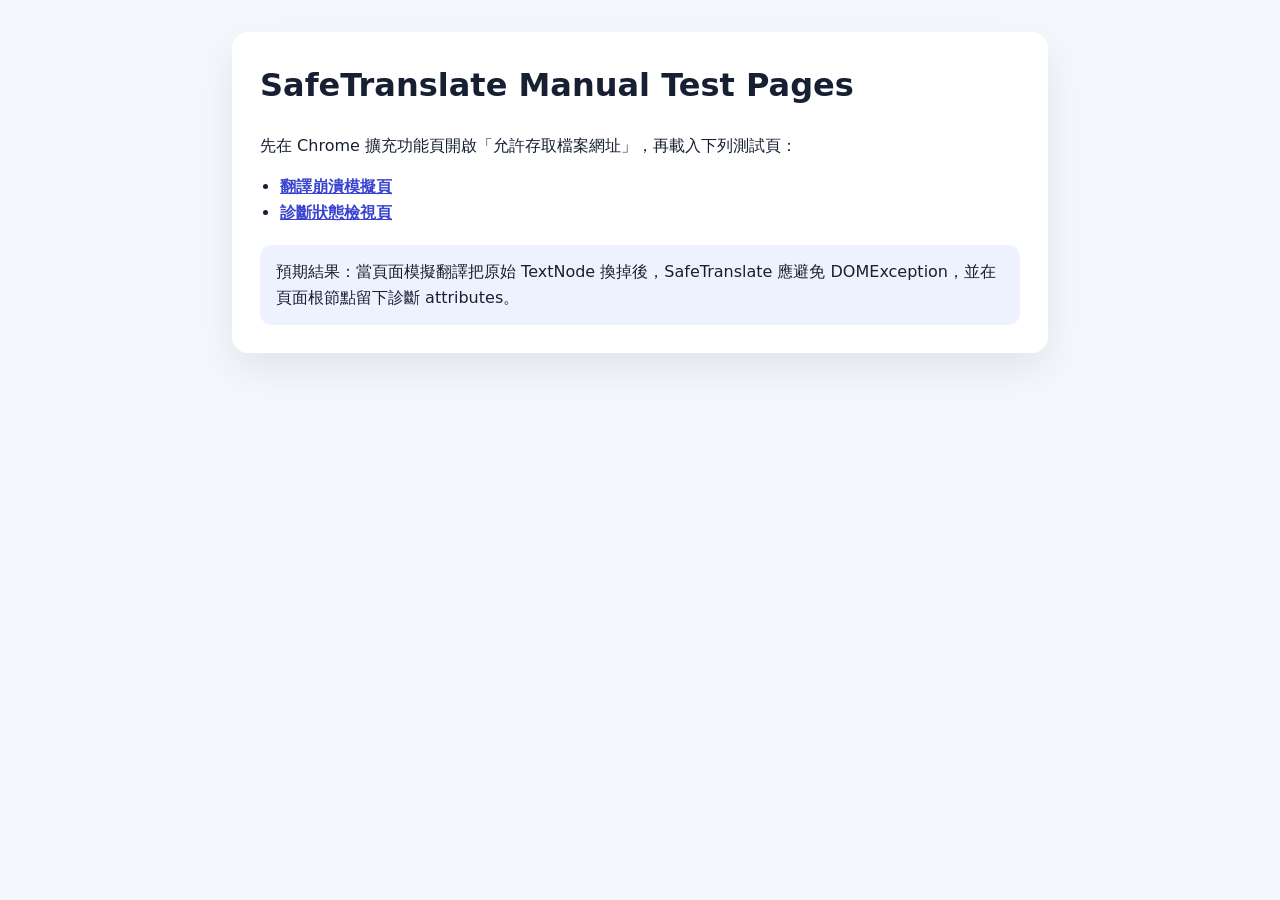
<file: test/index.html>
<!DOCTYPE html>
<html lang="zh-TW">
<head>
  <meta charset="UTF-8">
  <meta name="viewport" content="width=device-width, initial-scale=1.0">
  <title>SafeTranslate Test Pages</title>
  <style>
    body {
      margin: 0;
      padding: 32px;
      font: 16px/1.6 "Segoe UI", system-ui, sans-serif;
      background: #f4f7fb;
      color: #172033;
    }

    main {
      max-width: 760px;
      margin: 0 auto;
      background: #ffffff;
      border-radius: 16px;
      padding: 28px;
      box-shadow: 0 16px 40px rgba(17, 24, 39, 0.08);
    }

    h1 { margin-top: 0; }

    ul {
      padding-left: 20px;
    }

    a {
      color: #3b44d1;
      font-weight: 600;
    }

    .note {
      margin-top: 20px;
      padding: 14px 16px;
      border-radius: 12px;
      background: #eef2ff;
    }
  </style>
</head>
<body>
  <main>
    <h1>SafeTranslate Manual Test Pages</h1>
    <p>先在 Chrome 擴充功能頁開啟「允許存取檔案網址」，再載入下列測試頁：</p>
    <ul>
      <li><a href="./translate-crash-simulator.html">翻譯崩潰模擬頁</a></li>
      <li><a href="./diagnostics-inspector.html">診斷狀態檢視頁</a></li>
    </ul>
    <div class="note">
      預期結果：當頁面模擬翻譯把原始 TextNode 換掉後，SafeTranslate 應避免 DOMException，並在頁面根節點留下診斷 attributes。
    </div>
  </main>
</body>
</html>
</file>
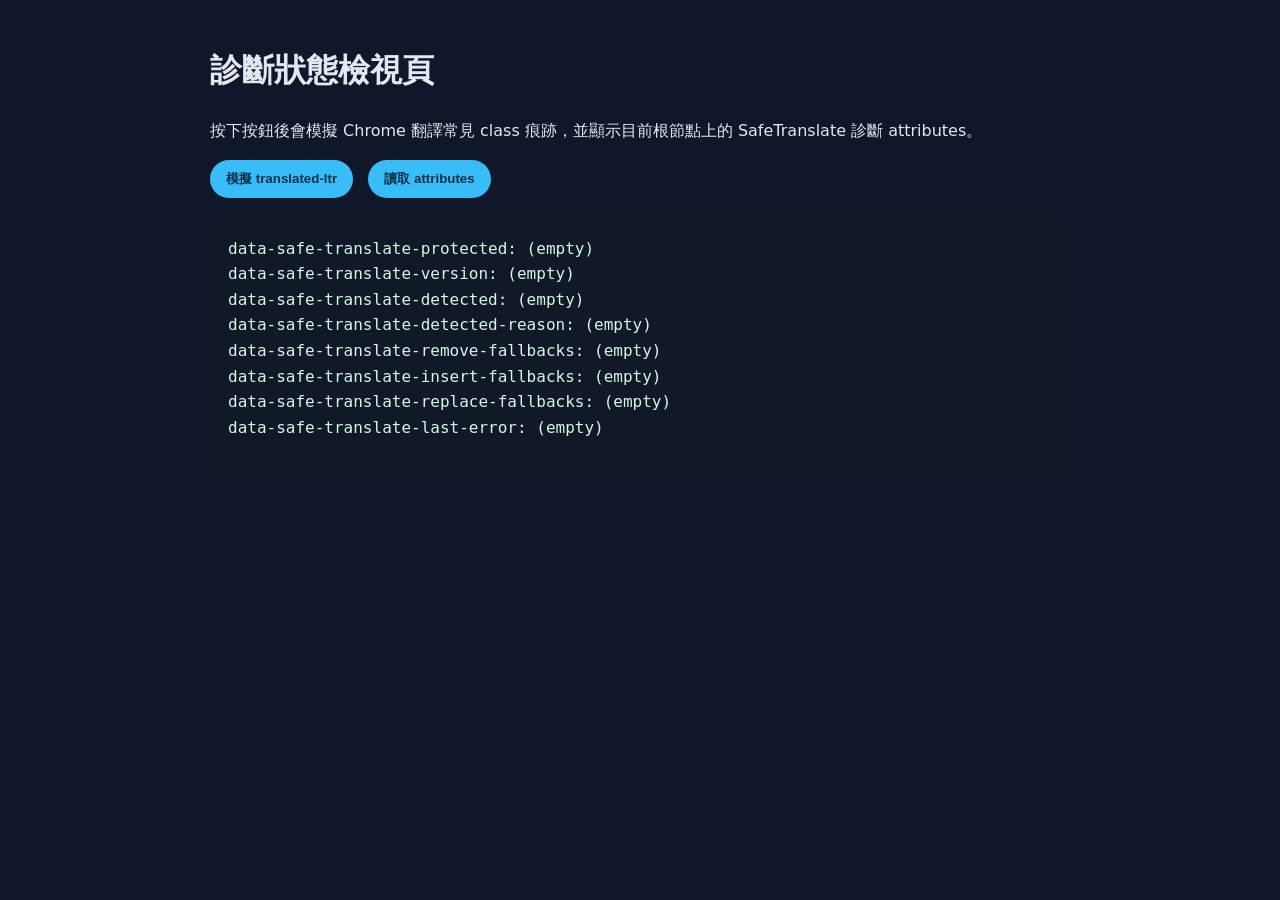
<file: test/diagnostics-inspector.html>
<!DOCTYPE html>
<html lang="zh-TW">
<head>
  <meta charset="UTF-8">
  <meta name="viewport" content="width=device-width, initial-scale=1.0">
  <title>SafeTranslate Diagnostics Inspector</title>
  <style>
    body {
      margin: 0;
      padding: 24px;
      font: 16px/1.6 "Segoe UI", system-ui, sans-serif;
      background: #0f172a;
      color: #e2e8f0;
    }

    main {
      max-width: 860px;
      margin: 0 auto;
    }

    button {
      border: 0;
      border-radius: 999px;
      padding: 10px 16px;
      margin-right: 10px;
      background: #38bdf8;
      color: #082f49;
      font-weight: 700;
      cursor: pointer;
    }

    pre {
      margin-top: 20px;
      padding: 18px;
      border-radius: 14px;
      background: #111827;
      color: #d1fae5;
      min-height: 220px;
      white-space: pre-wrap;
      word-break: break-word;
    }
  </style>
</head>
<body>
  <main>
    <h1>診斷狀態檢視頁</h1>
    <p>按下按鈕後會模擬 Chrome 翻譯常見 class 痕跡，並顯示目前根節點上的 SafeTranslate 診斷 attributes。</p>
    <button id="simulate">模擬 translated-ltr</button>
    <button id="readState">讀取 attributes</button>
    <pre id="output"></pre>
  </main>

  <script>
    (function () {
      var output = document.getElementById('output');
      var attrs = [
        'data-safe-translate-protected',
        'data-safe-translate-version',
        'data-safe-translate-detected',
        'data-safe-translate-detected-reason',
        'data-safe-translate-remove-fallbacks',
        'data-safe-translate-insert-fallbacks',
        'data-safe-translate-replace-fallbacks',
        'data-safe-translate-last-error'
      ];

      function render() {
        var root = document.documentElement;
        output.textContent = attrs.map(function (name) {
          return name + ': ' + (root.getAttribute(name) || '(empty)');
        }).join('\n');
      }

      document.getElementById('simulate').addEventListener('click', function () {
        document.documentElement.classList.add('translated-ltr');
        render();
      });

      document.getElementById('readState').addEventListener('click', render);
      render();
    })();
  </script>
</body>
</html>
</file>
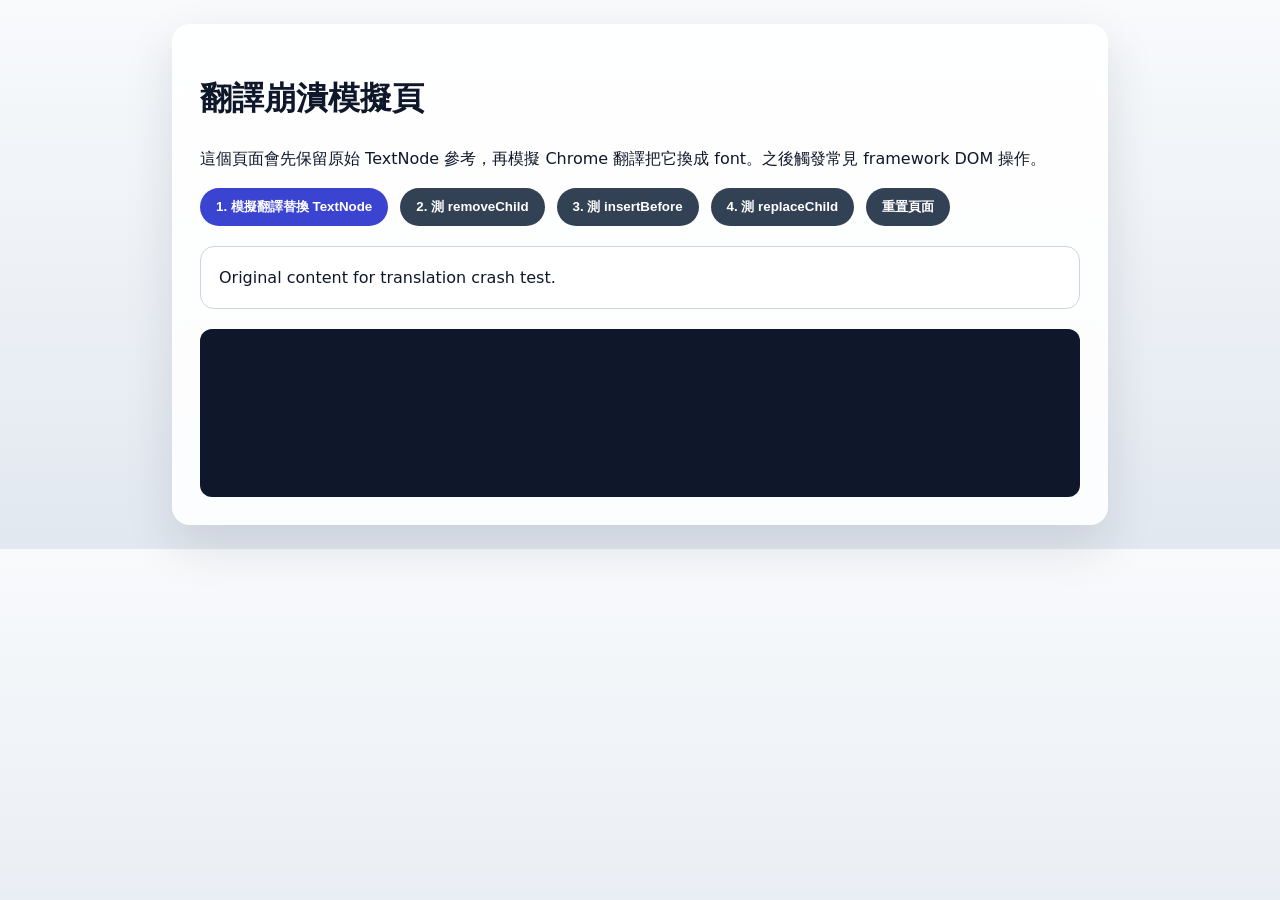
<file: test/translate-crash-simulator.html>
<!DOCTYPE html>
<html lang="zh-TW">
<head>
  <meta charset="UTF-8">
  <meta name="viewport" content="width=device-width, initial-scale=1.0">
  <title>SafeTranslate Crash Simulator</title>
  <style>
    :root {
      color-scheme: light dark;
    }

    body {
      margin: 0;
      padding: 24px;
      font: 16px/1.6 "Segoe UI", system-ui, sans-serif;
      background: linear-gradient(180deg, #f8fafc, #e2e8f0);
      color: #0f172a;
    }

    main {
      max-width: 880px;
      margin: 0 auto;
      background: rgba(255, 255, 255, 0.88);
      backdrop-filter: blur(6px);
      border-radius: 18px;
      padding: 28px;
      box-shadow: 0 20px 50px rgba(15, 23, 42, 0.12);
    }

    .sandbox {
      padding: 18px;
      margin: 20px 0;
      border-radius: 14px;
      background: #ffffff;
      border: 1px solid #cbd5e1;
    }

    .toolbar {
      display: flex;
      flex-wrap: wrap;
      gap: 12px;
      margin: 16px 0 20px;
    }

    button {
      border: 0;
      border-radius: 999px;
      padding: 10px 16px;
      background: #334155;
      color: #fff;
      cursor: pointer;
      font-weight: 600;
    }

    button.primary {
      background: #3b44d1;
    }

    pre {
      margin: 0;
      white-space: pre-wrap;
      word-break: break-word;
      padding: 14px;
      border-radius: 12px;
      background: #0f172a;
      color: #dbeafe;
      min-height: 140px;
    }
  </style>
</head>
<body>
  <main>
    <h1>翻譯崩潰模擬頁</h1>
    <p>這個頁面會先保留原始 TextNode 參考，再模擬 Chrome 翻譯把它換成 font。之後觸發常見 framework DOM 操作。</p>

    <div class="toolbar">
      <button class="primary" id="simulateTranslation">1. 模擬翻譯替換 TextNode</button>
      <button id="runRemove">2. 測 removeChild</button>
      <button id="runInsert">3. 測 insertBefore</button>
      <button id="runReplace">4. 測 replaceChild</button>
      <button id="reset">重置頁面</button>
    </div>

    <div class="sandbox">
      <div id="target">Original content for translation crash test.</div>
    </div>

    <pre id="log"></pre>
  </main>

  <script>
    (function () {
      var target = document.getElementById('target');
      var log = document.getElementById('log');
      var originalText = target.firstChild;

      function write(message) {
        log.textContent += message + '\n';
      }

      function resetLog() {
        log.textContent = '';
      }

      function simulateTranslation() {
        if (target.querySelector('font')) {
          write('已經模擬過翻譯。');
          return;
        }

        var font = document.createElement('font');
        font.textContent = '翻譯後內容';
        target.replaceChild(font, originalText);
        write('已將原始 TextNode 替換成 <font>。');
      }

      function runCase(name, callback) {
        try {
          callback();
          write(name + '：成功，未拋出例外。');
        } catch (error) {
          write(name + '：失敗 -> ' + error.name + ': ' + error.message);
        }
      }

      document.getElementById('simulateTranslation').addEventListener('click', function () {
        resetLog();
        simulateTranslation();
      });

      document.getElementById('runRemove').addEventListener('click', function () {
        runCase('removeChild', function () {
          target.removeChild(originalText);
        });
      });

      document.getElementById('runInsert').addEventListener('click', function () {
        runCase('insertBefore', function () {
          target.insertBefore(document.createTextNode('prefix '), originalText);
        });
      });

      document.getElementById('runReplace').addEventListener('click', function () {
        runCase('replaceChild', function () {
          var replacement = document.createElement('em');
          replacement.textContent = 'replacement';
          target.replaceChild(replacement, originalText);
        });
      });

      document.getElementById('reset').addEventListener('click', function () {
        location.reload();
      });
    })();
  </script>
</body>
</html>
</file>
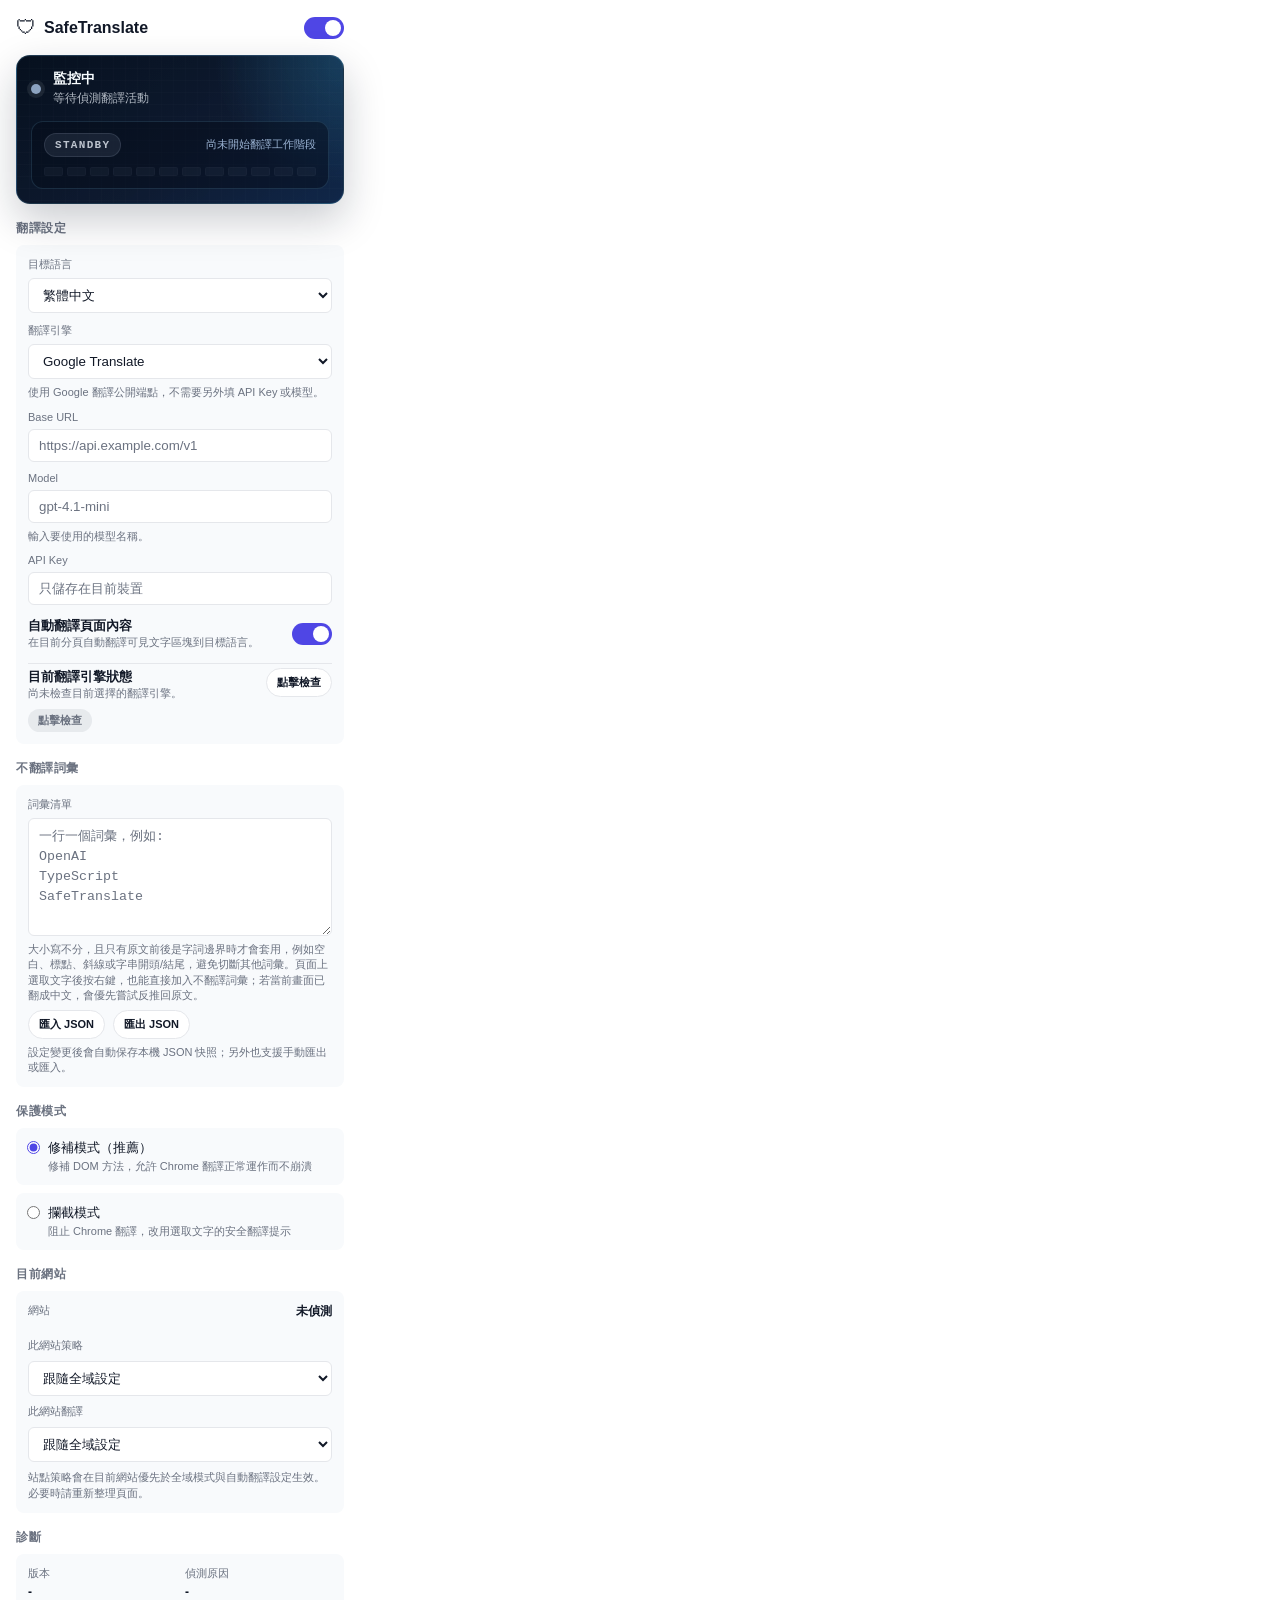
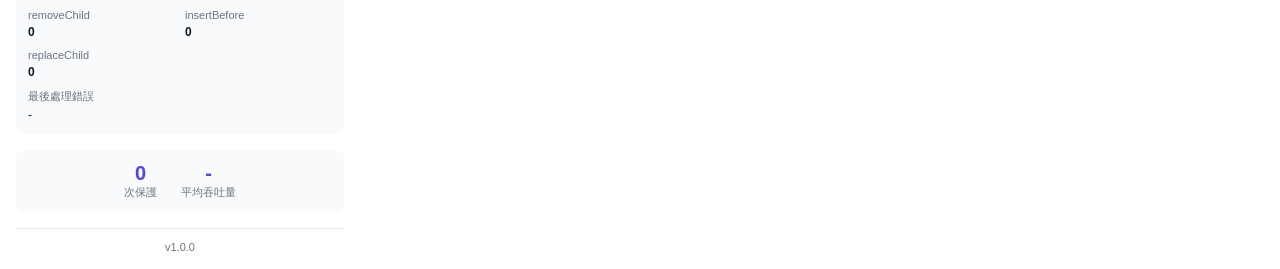
<file: src/popup/popup.html>
<!DOCTYPE html>
<html lang="zh-TW">
<head>
  <meta charset="UTF-8">
  <meta name="viewport" content="width=360, initial-scale=1">
  <link rel="stylesheet" href="popup.css">
</head>
<body>
  <div class="container">
    <!-- Header -->
    <header class="header">
      <div class="logo">
        <span class="logo-icon">🛡</span>
        <h1>SafeTranslate</h1>
      </div>
      <label class="toggle" aria-label="啟用/停用">
        <input type="checkbox" id="globalToggle" checked>
        <span class="toggle-slider"></span>
      </label>
    </header>

    <!-- Status -->
    <div class="status-card" id="statusCard">
      <div class="status-overview">
        <div class="status-indicator idle" id="statusIndicator"></div>
        <div class="status-text">
          <span id="statusLabel">監控中</span>
          <span class="status-detail" id="statusDetail">等待偵測翻譯活動</span>
        </div>
      </div>
      <div class="status-live-panel">
        <div class="activity-head">
          <span class="activity-chip idle" id="activityChip">STANDBY</span>
          <span class="activity-meta" id="activityMeta">尚未開始翻譯工作階段</span>
        </div>
        <div class="activity-grid" aria-hidden="true">
          <span style="--cell-index:0"></span>
          <span style="--cell-index:1"></span>
          <span style="--cell-index:2"></span>
          <span style="--cell-index:3"></span>
          <span style="--cell-index:4"></span>
          <span style="--cell-index:5"></span>
          <span style="--cell-index:6"></span>
          <span style="--cell-index:7"></span>
          <span style="--cell-index:8"></span>
          <span style="--cell-index:9"></span>
          <span style="--cell-index:10"></span>
          <span style="--cell-index:11"></span>
        </div>
      </div>
    </div>

    <section class="section">
      <h2>翻譯設定</h2>
      <div class="panel settings-panel">
        <div class="field-grid">
          <div class="field-group field-span-2">
            <label class="field-label" for="targetLanguageSelect">目標語言</label>
            <select id="targetLanguageSelect" class="select-field">
              <option value="zh-TW">繁體中文</option>
              <option value="en">English</option>
              <option value="ja">日本語</option>
              <option value="ko">한국어</option>
              <option value="fr">Français</option>
              <option value="de">Deutsch</option>
              <option value="es">Español</option>
              <option value="pt">Português</option>
              <option value="ru">Русский</option>
              <option value="it">Italiano</option>
              <option value="th">ไทย</option>
              <option value="vi">Tiếng Việt</option>
            </select>
          </div>
          <div class="field-group field-span-2">
            <label class="field-label" for="providerSelect">翻譯引擎</label>
            <select id="providerSelect" class="select-field">
              <option value="googleTranslate">Google Translate</option>
              <option value="openRouter">OpenRouter</option>
              <option value="openaiCompatible">OpenAI Compatible API</option>
              <option value="ollama">Ollama</option>
            </select>
            <p class="field-hint" id="providerHint">使用 Google 翻譯公開端點，不需要另外填 API Key 或模型。</p>
          </div>
          <div class="field-group field-span-2 provider-field" id="providerBaseGroup">
            <label class="field-label" for="providerBaseUrlInput">Base URL</label>
            <input id="providerBaseUrlInput" class="text-field" type="url" placeholder="https://api.example.com/v1">
          </div>
          <div class="field-group field-span-2 provider-field" id="providerModelGroup">
            <label class="field-label" for="providerModelInput">Model</label>
            <input id="providerModelInput" class="text-field" type="text" placeholder="gpt-4.1-mini">
            <select id="providerModelSelect" class="select-field" hidden>
              <option value="">載入模型清單中...</option>
            </select>
            <p class="field-hint" id="providerModelHint">輸入要使用的模型名稱。</p>
          </div>
          <div class="field-group field-span-2 provider-field" id="providerApiKeyGroup">
            <label class="field-label" for="providerApiKeyInput">API Key</label>
            <input id="providerApiKeyInput" class="text-field" type="password" placeholder="只儲存在目前裝置">
          </div>
        </div>
        <div class="switch-row">
          <div>
            <span class="switch-label">自動翻譯頁面內容</span>
            <p class="field-hint">在目前分頁自動翻譯可見文字區塊到目標語言。</p>
          </div>
          <label class="toggle toggle-compact" aria-label="自動翻譯頁面內容">
            <input type="checkbox" id="autoTranslateToggle" checked>
            <span class="toggle-slider"></span>
          </label>
        </div>
        <div class="provider-status" id="providerStatusCard">
          <div class="provider-status-head">
            <div>
              <span class="switch-label" id="providerStatusTitle">目前翻譯引擎狀態</span>
              <p class="field-hint" id="providerStatusDetail">尚未檢查目前選擇的翻譯引擎。</p>
            </div>
            <button type="button" class="secondary-button" id="providerCheckButton">點擊檢查</button>
          </div>
          <div class="status-pill idle" id="providerStatusLabel">點擊檢查</div>
        </div>
      </div>
    </section>

    <section class="section">
      <h2>不翻譯詞彙</h2>
      <div class="panel settings-panel">
        <div class="field-group field-span-2">
          <label class="field-label" for="ignoreTermsInput">詞彙清單</label>
          <textarea
            id="ignoreTermsInput"
            class="text-field textarea-field"
            rows="5"
          ></textarea>
          <p class="field-hint">大小寫不分，且只有原文前後是字詞邊界時才會套用，例如空白、標點、斜線或字串開頭/結尾，避免切斷其他詞彙。頁面上選取文字後按右鍵，也能直接加入不翻譯詞彙；若當前畫面已翻成中文，會優先嘗試反推回原文。</p>
          <div class="button-row">
            <button type="button" class="secondary-button" id="importSettingsButton">匯入 JSON</button>
            <button type="button" class="secondary-button" id="exportSettingsButton">匯出 JSON</button>
          </div>
          <p class="field-hint field-status" id="settingsJsonStatus">設定變更後會自動保存本機 JSON 快照；另外也支援手動匯出或匯入。</p>
          <input id="settingsImportInput" type="file" accept="application/json,.json" hidden>
        </div>
      </div>
    </section>

    <!-- Protection Mode -->
    <section class="section">
      <h2>保護模式</h2>
      <div class="radio-group">
        <label class="radio-option">
          <input type="radio" name="mode" value="patchOnly" checked>
          <div class="radio-content">
            <span class="radio-label">修補模式（推薦）</span>
            <span class="radio-desc">修補 DOM 方法，允許 Chrome 翻譯正常運作而不崩潰</span>
          </div>
        </label>
        <label class="radio-option">
          <input type="radio" name="mode" value="blockAndTooltip">
          <div class="radio-content">
            <span class="radio-label">攔截模式</span>
            <span class="radio-desc">阻止 Chrome 翻譯，改用選取文字的安全翻譯提示</span>
          </div>
        </label>
      </div>
    </section>

    <section class="section">
      <h2>目前網站</h2>
      <div class="panel site-panel">
        <div class="row-text">
          <span class="panel-label">網站</span>
          <span class="panel-value" id="siteHost">未偵測</span>
        </div>
        <label class="field-label" for="siteModeSelect">此網站策略</label>
        <select id="siteModeSelect" class="select-field">
          <option value="inherit">跟隨全域設定</option>
          <option value="patchOnly">強制修補模式</option>
          <option value="blockAndTooltip">強制攔截模式</option>
        </select>
        <label class="field-label" for="siteTranslationSelect">此網站翻譯</label>
        <select id="siteTranslationSelect" class="select-field">
          <option value="inherit">跟隨全域設定</option>
          <option value="always">總是翻譯此網站</option>
          <option value="never">絕不翻譯此網站</option>
        </select>
        <p class="field-hint">站點策略會在目前網站優先於全域模式與自動翻譯設定生效。必要時請重新整理頁面。</p>
      </div>
    </section>

    <section class="section">
      <h2>診斷</h2>
      <div class="panel diagnostics-grid">
        <div class="diag-item">
          <span class="diag-label">版本</span>
          <span class="diag-value" id="diagVersion">-</span>
        </div>
        <div class="diag-item">
          <span class="diag-label">偵測原因</span>
          <span class="diag-value" id="diagReason">-</span>
        </div>
        <div class="diag-item">
          <span class="diag-label">removeChild</span>
          <span class="diag-value" id="diagRemove">0</span>
        </div>
        <div class="diag-item">
          <span class="diag-label">insertBefore</span>
          <span class="diag-value" id="diagInsert">0</span>
        </div>
        <div class="diag-item">
          <span class="diag-label">replaceChild</span>
          <span class="diag-value" id="diagReplace">0</span>
        </div>
        <div class="diag-item diag-item-full">
          <span class="diag-label">最後處理錯誤</span>
          <span class="diag-value diag-value-wrap" id="diagLastError">-</span>
        </div>
      </div>
    </section>

    <!-- Stats -->
    <div class="section stats">
      <div class="stat">
        <span class="stat-value" id="protectionCount">0</span>
        <span class="stat-label">次保護</span>
      </div>
      <div class="stat">
        <span class="stat-value" id="throughputValue">-</span>
        <span class="stat-label">平均吞吐量</span>
      </div>
    </div>

    <!-- Footer -->
    <footer class="footer">
      <span id="footerVersion">v1.0.0</span>
    </footer>
  </div>

  <script src="../lib/constants.js"></script>
  <script src="../lib/ignore-terms.js"></script>
  <script src="../lib/site-config.js"></script>
  <script src="popup.js"></script>
</body>
</html>
</file>
<file: src/popup/popup.css>
/* ──────────────────────────────────────────────
   SafeTranslate — Popup Styles
   ────────────────────────────────────────────── */

:root {
  --primary: #4F46E5;
  --primary-light: #818CF8;
  --success: #10B981;
  --warning: #F59E0B;
  --danger: #EF4444;
  --bg: #FFFFFF;
  --bg-alt: #F8FAFC;
  --text: #111827;
  --text-muted: #6B7280;
  --border: #E5E7EB;
  --radius: 8px;
}

@media (prefers-color-scheme: dark) {
  :root {
    --bg: #111827;
    --bg-alt: #1F2937;
    --text: #F9FAFB;
    --text-muted: #9CA3AF;
    --border: #374151;
  }
}

* {
  margin: 0;
  padding: 0;
  box-sizing: border-box;
}

html,
body {
  width: 360px;
  min-width: 360px;
  max-width: 360px;
}

body {
  max-height: 600px;
  overflow-x: hidden;
  overflow-y: auto;
  font-family: "Segoe UI", "Noto Sans TC", sans-serif;
  background: var(--bg);
  color: var(--text);
}

.container {
  width: 100%;
  padding: 16px;
}

.header {
  display: flex;
  align-items: center;
  justify-content: space-between;
  margin-bottom: 16px;
}

.logo {
  display: flex;
  align-items: center;
  gap: 8px;
  min-width: 0;
}

.logo-icon {
  font-size: 20px;
}

.logo h1 {
  font-size: 16px;
  font-weight: 700;
}

.toggle {
  position: relative;
  display: inline-block;
  width: 40px;
  height: 22px;
  cursor: pointer;
  flex-shrink: 0;
}

.toggle input {
  opacity: 0;
  width: 0;
  height: 0;
}

.toggle-slider {
  position: absolute;
  inset: 0;
  background: var(--border);
  border-radius: 22px;
  transition: background 0.25s;
}

.toggle-slider::before {
  content: '';
  position: absolute;
  width: 16px;
  height: 16px;
  left: 3px;
  bottom: 3px;
  background: #fff;
  border-radius: 50%;
  transition: transform 0.25s;
}

.toggle input:checked + .toggle-slider {
  background: var(--primary);
}

.toggle input:checked + .toggle-slider::before {
  transform: translateX(18px);
}

.status-card {
  display: flex;
  flex-direction: column;
  gap: 14px;
  padding: 14px;
  margin-bottom: 16px;
  color: #E6F7FF;
  border-radius: 14px;
  border: 1px solid rgba(125, 211, 252, 0.18);
  background:
    radial-gradient(circle at top right, rgba(56, 189, 248, 0.22), transparent 36%),
    linear-gradient(145deg, #07111F 0%, #0F1B31 58%, #11284A 100%);
  box-shadow: 0 16px 40px rgba(15, 23, 42, 0.22);
  overflow: hidden;
  position: relative;
}

.status-card::after {
  content: '';
  position: absolute;
  inset: 0;
  background:
    linear-gradient(rgba(255, 255, 255, 0.05) 1px, transparent 1px),
    linear-gradient(90deg, rgba(255, 255, 255, 0.04) 1px, transparent 1px);
  background-size: 12px 12px;
  opacity: 0.26;
  pointer-events: none;
}

.status-overview {
  display: flex;
  align-items: center;
  gap: 12px;
  min-width: 0;
  position: relative;
  z-index: 1;
}

.status-live-panel {
  display: flex;
  flex-direction: column;
  gap: 10px;
  padding: 11px 12px 12px;
  border-radius: 12px;
  background: rgba(5, 12, 24, 0.46);
  border: 1px solid rgba(125, 211, 252, 0.14);
  min-width: 0;
  position: relative;
  z-index: 1;
}

.status-indicator {
  width: 10px;
  height: 10px;
  border-radius: 50%;
  flex-shrink: 0;
  box-shadow: 0 0 0 4px rgba(255, 255, 255, 0.08);
}

.status-indicator.idle {
  background: rgba(191, 219, 254, 0.72);
}

.status-indicator.ready {
  background: #38BDF8;
}

.status-indicator.active {
  background: #FACC15;
  animation: pulse 1.4s infinite;
}

.status-indicator.protecting {
  background: #34D399;
  animation: pulse 1.8s infinite;
}

.status-indicator.error {
  background: #F87171;
}

@keyframes pulse {
  0%,
  100% {
    opacity: 1;
  }
  50% {
    opacity: 0.4;
  }
}

.status-text {
  display: flex;
  flex-direction: column;
  min-width: 0;
}

#statusLabel {
  font-size: 14px;
  font-weight: 700;
  color: #F8FDFF;
}

.status-detail {
  margin-top: 2px;
  font-size: 12px;
  line-height: 1.45;
  color: rgba(226, 232, 240, 0.78);
}

.activity-head {
  display: flex;
  align-items: center;
  justify-content: space-between;
  gap: 12px;
}

.activity-chip {
  display: inline-flex;
  align-items: center;
  flex-shrink: 0;
  border-radius: 999px;
  padding: 5px 10px;
  font: 700 11px/1.1 Consolas, "SFMono-Regular", "Segoe UI Mono", monospace;
  letter-spacing: 0.12em;
  text-transform: uppercase;
  border: 1px solid transparent;
}

.activity-chip.idle {
  background: rgba(148, 163, 184, 0.12);
  color: rgba(226, 232, 240, 0.82);
  border-color: rgba(148, 163, 184, 0.18);
}

.activity-chip.busy {
  background: rgba(250, 204, 21, 0.14);
  color: #FDE68A;
  border-color: rgba(250, 204, 21, 0.3);
}

.activity-chip.cooldown {
  background: rgba(52, 211, 153, 0.14);
  color: #A7F3D0;
  border-color: rgba(52, 211, 153, 0.26);
}

.activity-meta {
  min-width: 0;
  font: 500 11px/1.4 Consolas, "SFMono-Regular", "Segoe UI Mono", monospace;
  color: rgba(191, 219, 254, 0.8);
  text-align: right;
  word-break: break-word;
}

.activity-grid {
  display: grid;
  grid-template-columns: repeat(12, minmax(0, 1fr));
  gap: 4px;
}

.activity-grid span {
  height: 9px;
  border-radius: 2px;
  background: rgba(148, 163, 184, 0.14);
  box-shadow: inset 0 0 0 1px rgba(148, 163, 184, 0.08);
  opacity: 0.45;
}

.status-card.is-busy .activity-grid span {
  animation: signalStep 1s steps(1) infinite;
  animation-delay: calc(var(--cell-index) * 80ms);
}

.status-card.is-cooldown .activity-grid span {
  background: linear-gradient(90deg, rgba(52, 211, 153, 0.5), rgba(186, 230, 253, 0.3));
  opacity: 0.82;
}

.status-card.is-idle .activity-grid span {
  background: rgba(148, 163, 184, 0.12);
}

@keyframes signalStep {
  0% {
    opacity: 0.16;
    transform: translateY(0);
    background: rgba(125, 211, 252, 0.2);
  }
  50% {
    opacity: 1;
    transform: translateY(-1px);
    background: linear-gradient(180deg, #ECFEFF 0%, #38BDF8 100%);
  }
  100% {
    opacity: 0.22;
    transform: translateY(0);
    background: rgba(125, 211, 252, 0.2);
  }
}

.section {
  margin-bottom: 16px;
}

.section h2 {
  margin-bottom: 8px;
  font-size: 12px;
  font-weight: 600;
  color: var(--text-muted);
  text-transform: uppercase;
  letter-spacing: 0.5px;
}

.panel {
  padding: 12px;
  background: var(--bg-alt);
  border-radius: var(--radius);
}

.row-text {
  display: flex;
  justify-content: space-between;
  gap: 12px;
  margin-bottom: 10px;
}

.panel-label,
.field-label,
.diag-label {
  font-size: 11px;
  color: var(--text-muted);
}

.panel-value,
.diag-value {
  font-size: 12px;
  font-weight: 600;
}

.site-panel {
  display: flex;
  flex-direction: column;
  gap: 8px;
}

.settings-panel {
  display: flex;
  flex-direction: column;
  gap: 12px;
}

.field-grid {
  display: grid;
  grid-template-columns: repeat(2, minmax(0, 1fr));
  gap: 10px;
}

.field-group {
  display: flex;
  flex-direction: column;
  gap: 6px;
  min-width: 0;
}

.field-span-2 {
  grid-column: 1 / -1;
}

.select-field,
.text-field {
  width: 100%;
  min-width: 0;
  padding: 8px 10px;
  border: 1px solid var(--border);
  border-radius: 6px;
  background: var(--bg);
  color: var(--text);
}

.text-field::placeholder {
  color: var(--text-muted);
}

.textarea-field {
  min-height: 96px;
  resize: vertical;
  font-family: Consolas, "SFMono-Regular", "Segoe UI Mono", monospace;
  line-height: 1.5;
}

.field-hint {
  font-size: 11px;
  color: var(--text-muted);
  line-height: 1.4;
}

.field-status {
  min-height: 16px;
}

.field-status.error {
  color: var(--danger);
}

.field-status.success {
  color: var(--success);
}

.switch-row {
  display: flex;
  align-items: center;
  justify-content: space-between;
  gap: 12px;
}

.provider-status {
  display: flex;
  flex-direction: column;
  gap: 8px;
  padding-top: 4px;
  border-top: 1px solid var(--border);
}

.provider-status-head {
  display: flex;
  align-items: flex-start;
  justify-content: space-between;
  gap: 12px;
}

.secondary-button {
  border: 1px solid var(--border);
  background: var(--bg);
  color: var(--text);
  border-radius: 999px;
  padding: 6px 10px;
  font-size: 11px;
  font-weight: 600;
  cursor: pointer;
  white-space: nowrap;
}

.secondary-button:disabled {
  opacity: 0.6;
  cursor: default;
}

.button-row {
  display: flex;
  gap: 8px;
  flex-wrap: wrap;
}

.status-pill {
  align-self: flex-start;
  border-radius: 999px;
  padding: 4px 10px;
  font-size: 11px;
  font-weight: 700;
}

.status-pill.idle {
  background: rgba(107, 114, 128, 0.12);
  color: var(--text-muted);
}

.status-pill.available {
  background: rgba(16, 185, 129, 0.14);
  color: var(--success);
}

.status-pill.warning {
  background: rgba(245, 158, 11, 0.14);
  color: var(--warning);
}

.status-pill.error {
  background: rgba(239, 68, 68, 0.14);
  color: var(--danger);
}

.switch-label {
  display: block;
  font-size: 13px;
  font-weight: 600;
}

.toggle-compact {
  flex-shrink: 0;
}

.provider-field[hidden],
.select-field[hidden],
.text-field[hidden] {
  display: none;
}

.diagnostics-grid {
  display: grid;
  grid-template-columns: repeat(2, minmax(0, 1fr));
  gap: 10px;
}

.diag-item {
  display: flex;
  flex-direction: column;
  gap: 4px;
  min-width: 0;
}

.diag-item-full {
  grid-column: 1 / -1;
}

.diag-value-wrap {
  word-break: break-word;
  font-weight: 500;
}

.radio-group {
  display: flex;
  flex-direction: column;
  gap: 8px;
}

.radio-option {
  display: flex;
  align-items: flex-start;
  gap: 8px;
  padding: 10px;
  background: var(--bg-alt);
  border-radius: var(--radius);
  cursor: pointer;
  border: 1px solid transparent;
  transition: border-color 0.2s;
}

.radio-option:hover {
  border-color: var(--primary-light);
}

.radio-option input[type="radio"] {
  margin-top: 2px;
  accent-color: var(--primary);
}

.radio-content {
  display: flex;
  flex-direction: column;
}

.radio-label {
  font-size: 13px;
  font-weight: 500;
}

.radio-desc {
  margin-top: 2px;
  font-size: 11px;
  color: var(--text-muted);
}

.stats {
  display: flex;
  justify-content: center;
  gap: 24px;
  padding: 12px;
  background: var(--bg-alt);
  border-radius: var(--radius);
}

.stat {
  display: flex;
  flex-direction: column;
  align-items: center;
}

.stat-value {
  font-size: 20px;
  font-weight: 700;
  color: var(--primary);
}

.stat-label {
  font-size: 11px;
  color: var(--text-muted);
}

.footer {
  display: flex;
  justify-content: center;
  padding-top: 12px;
  margin-top: 4px;
  border-top: 1px solid var(--border);
  font-size: 11px;
  color: var(--text-muted);
}
</file>
